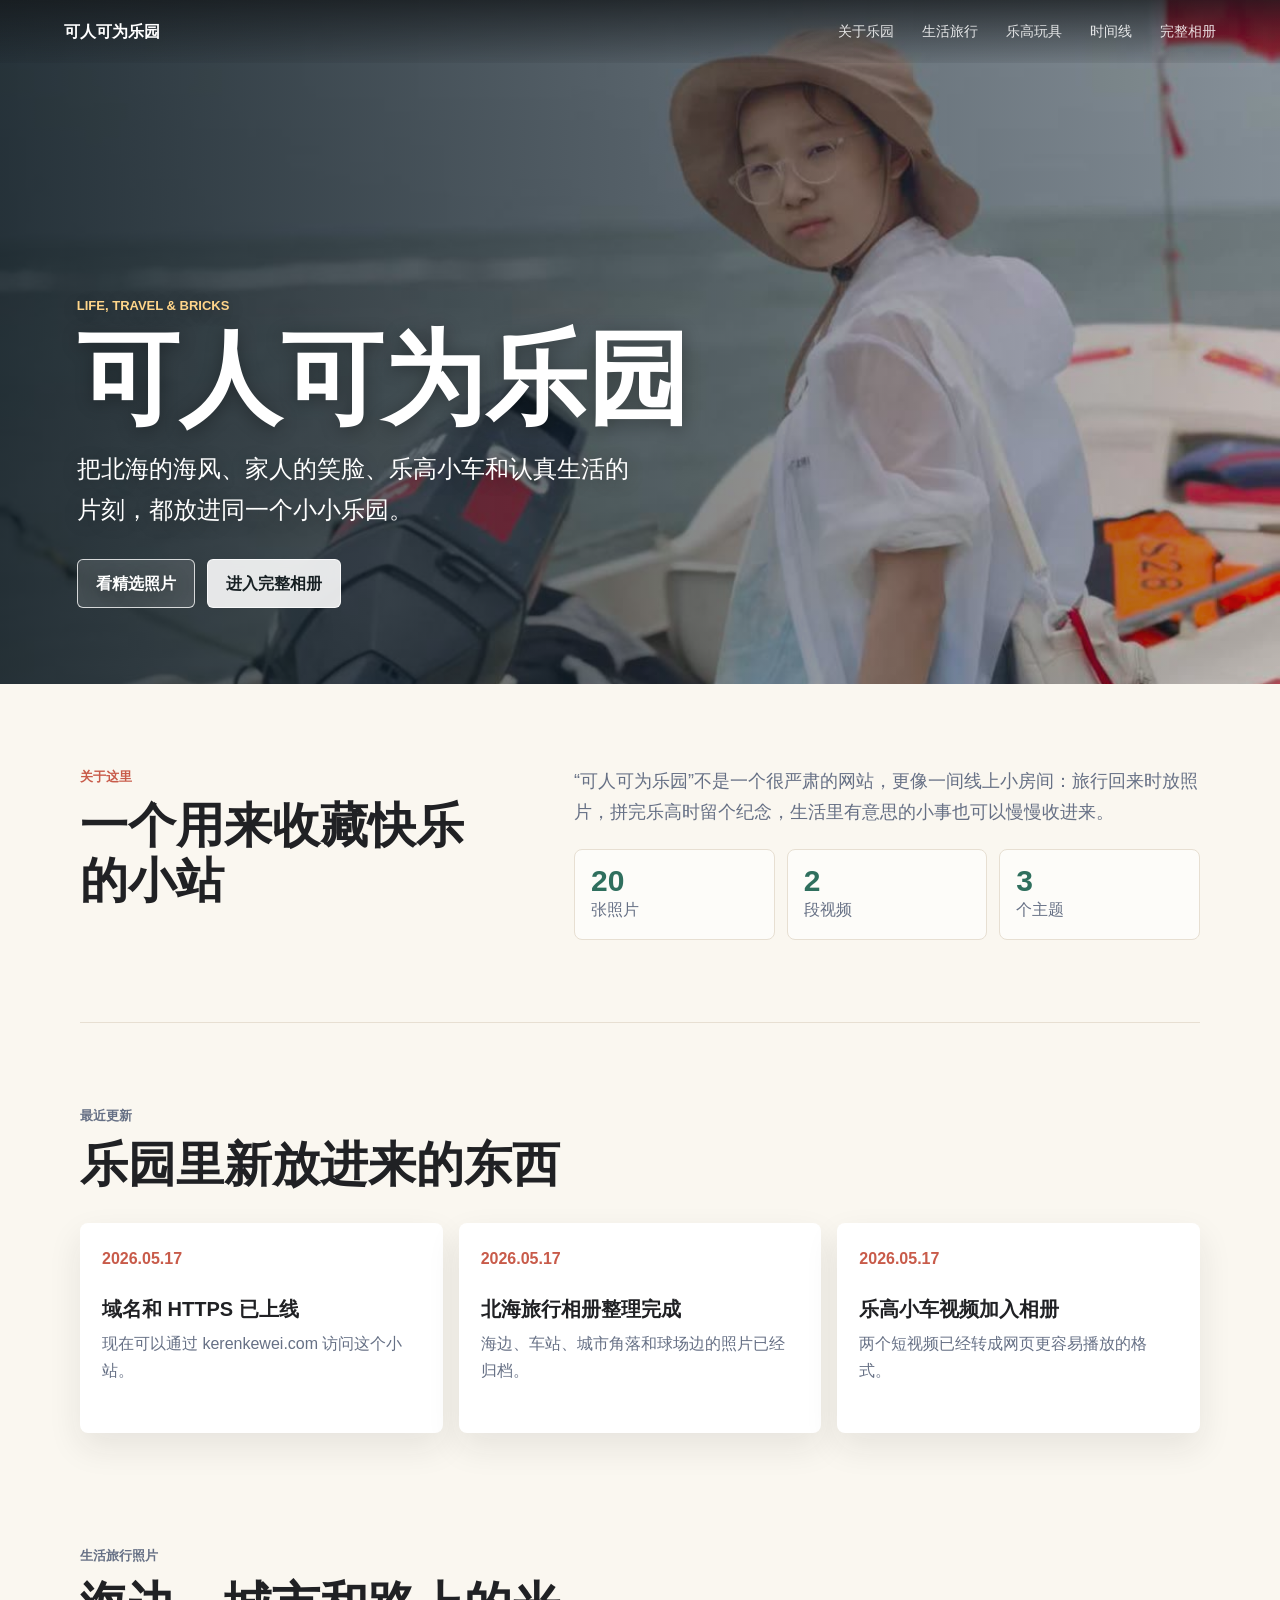
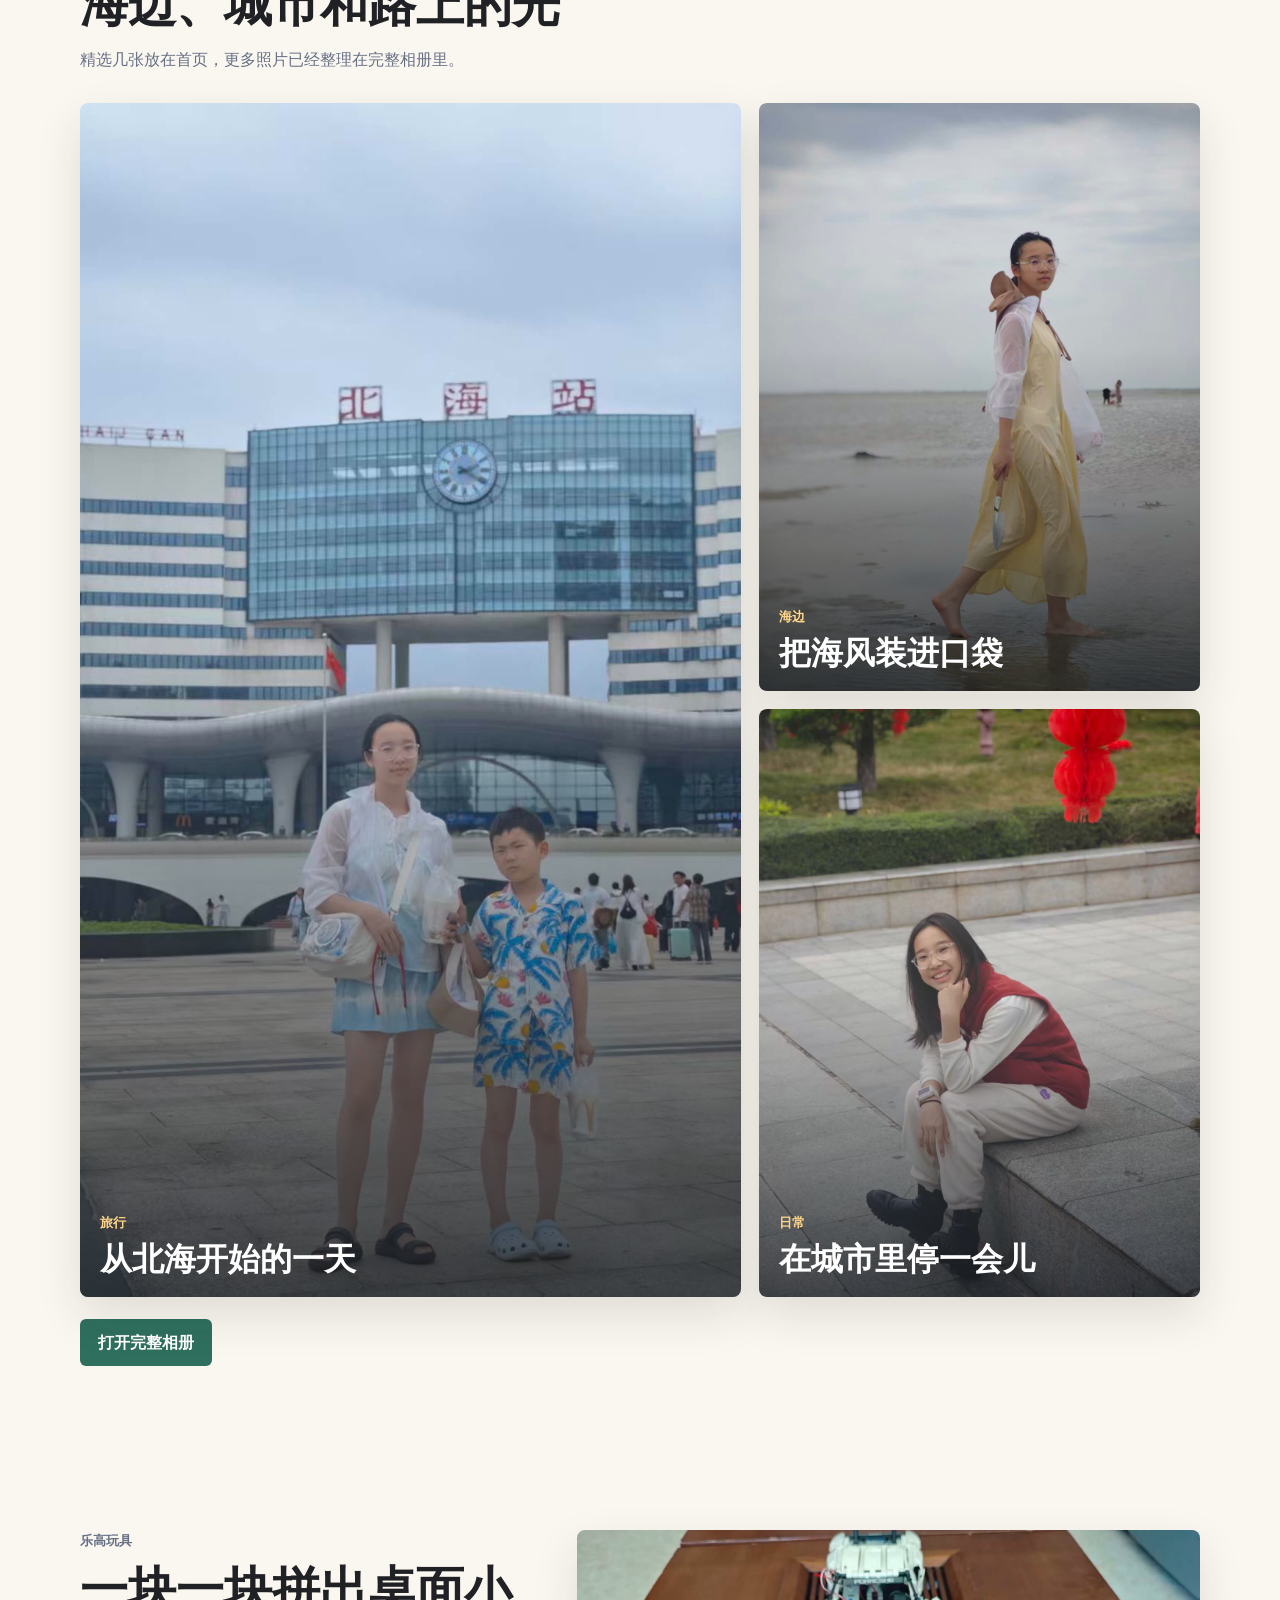
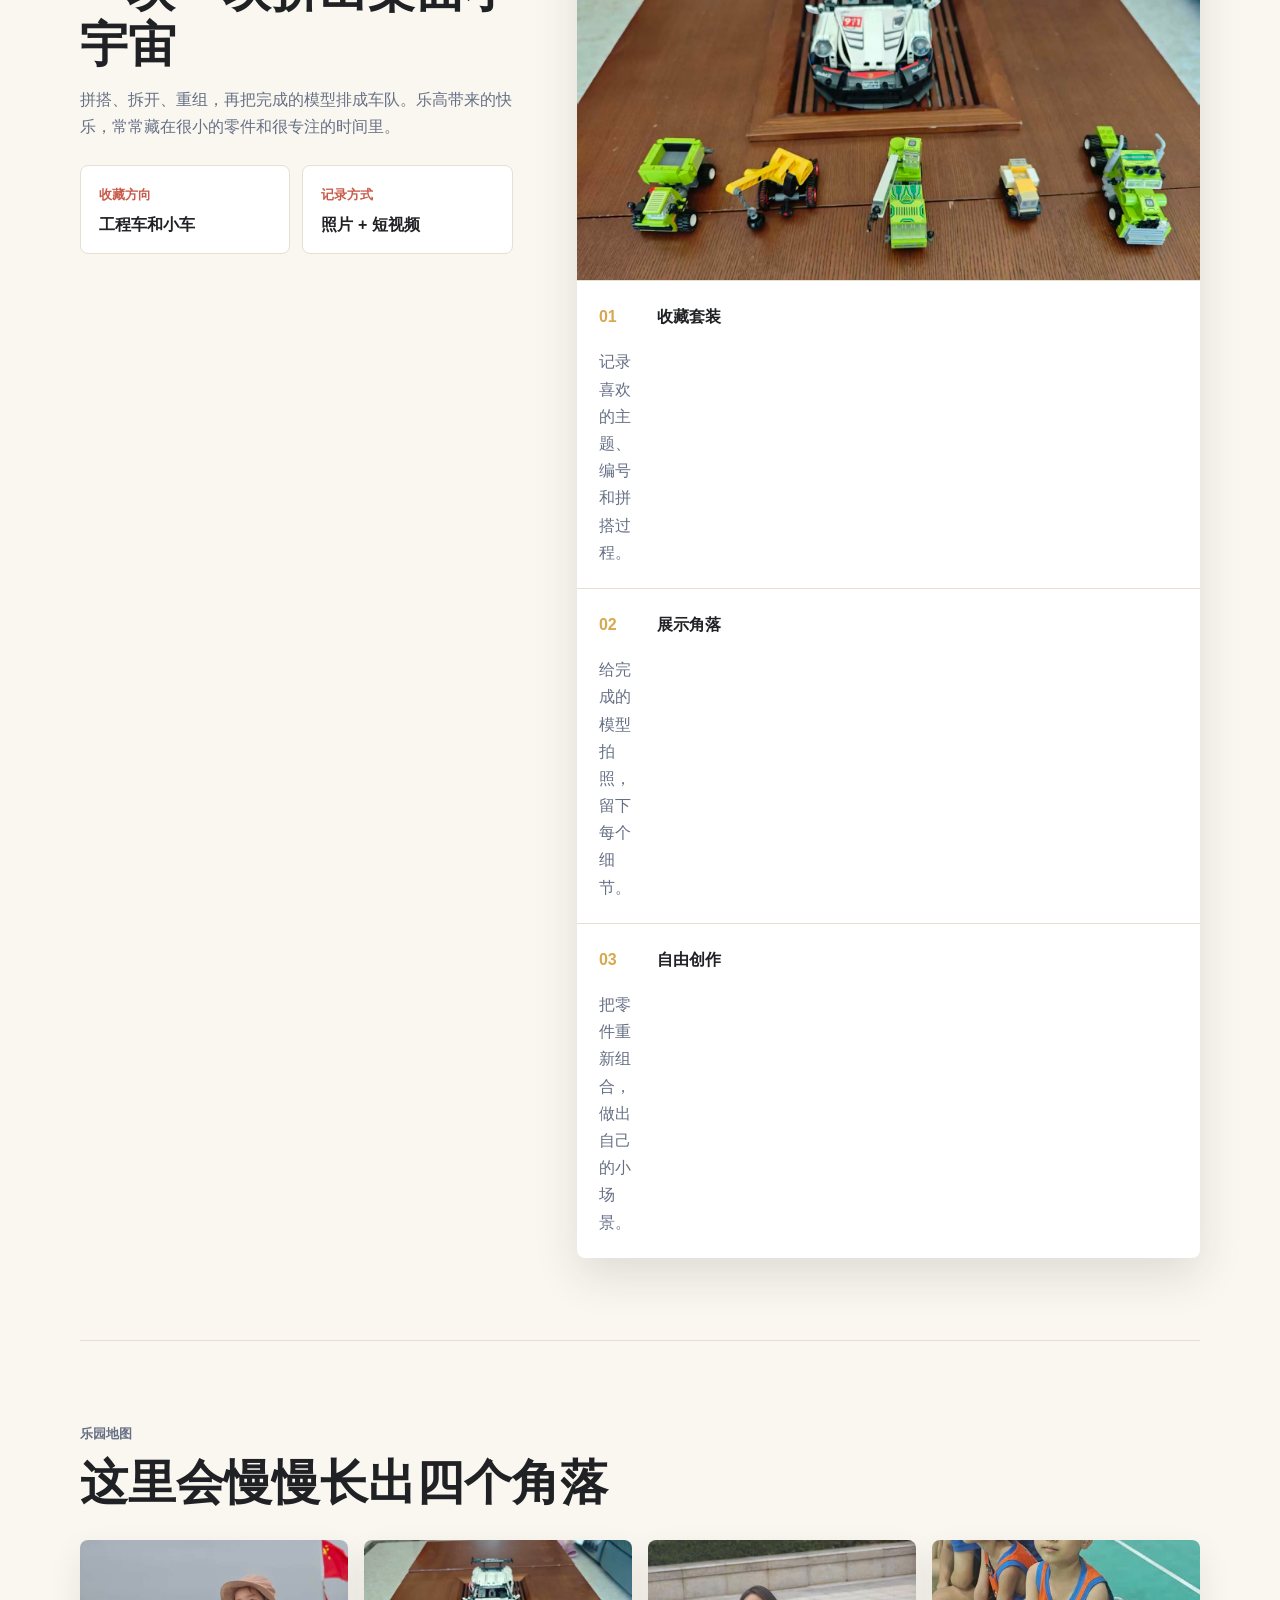
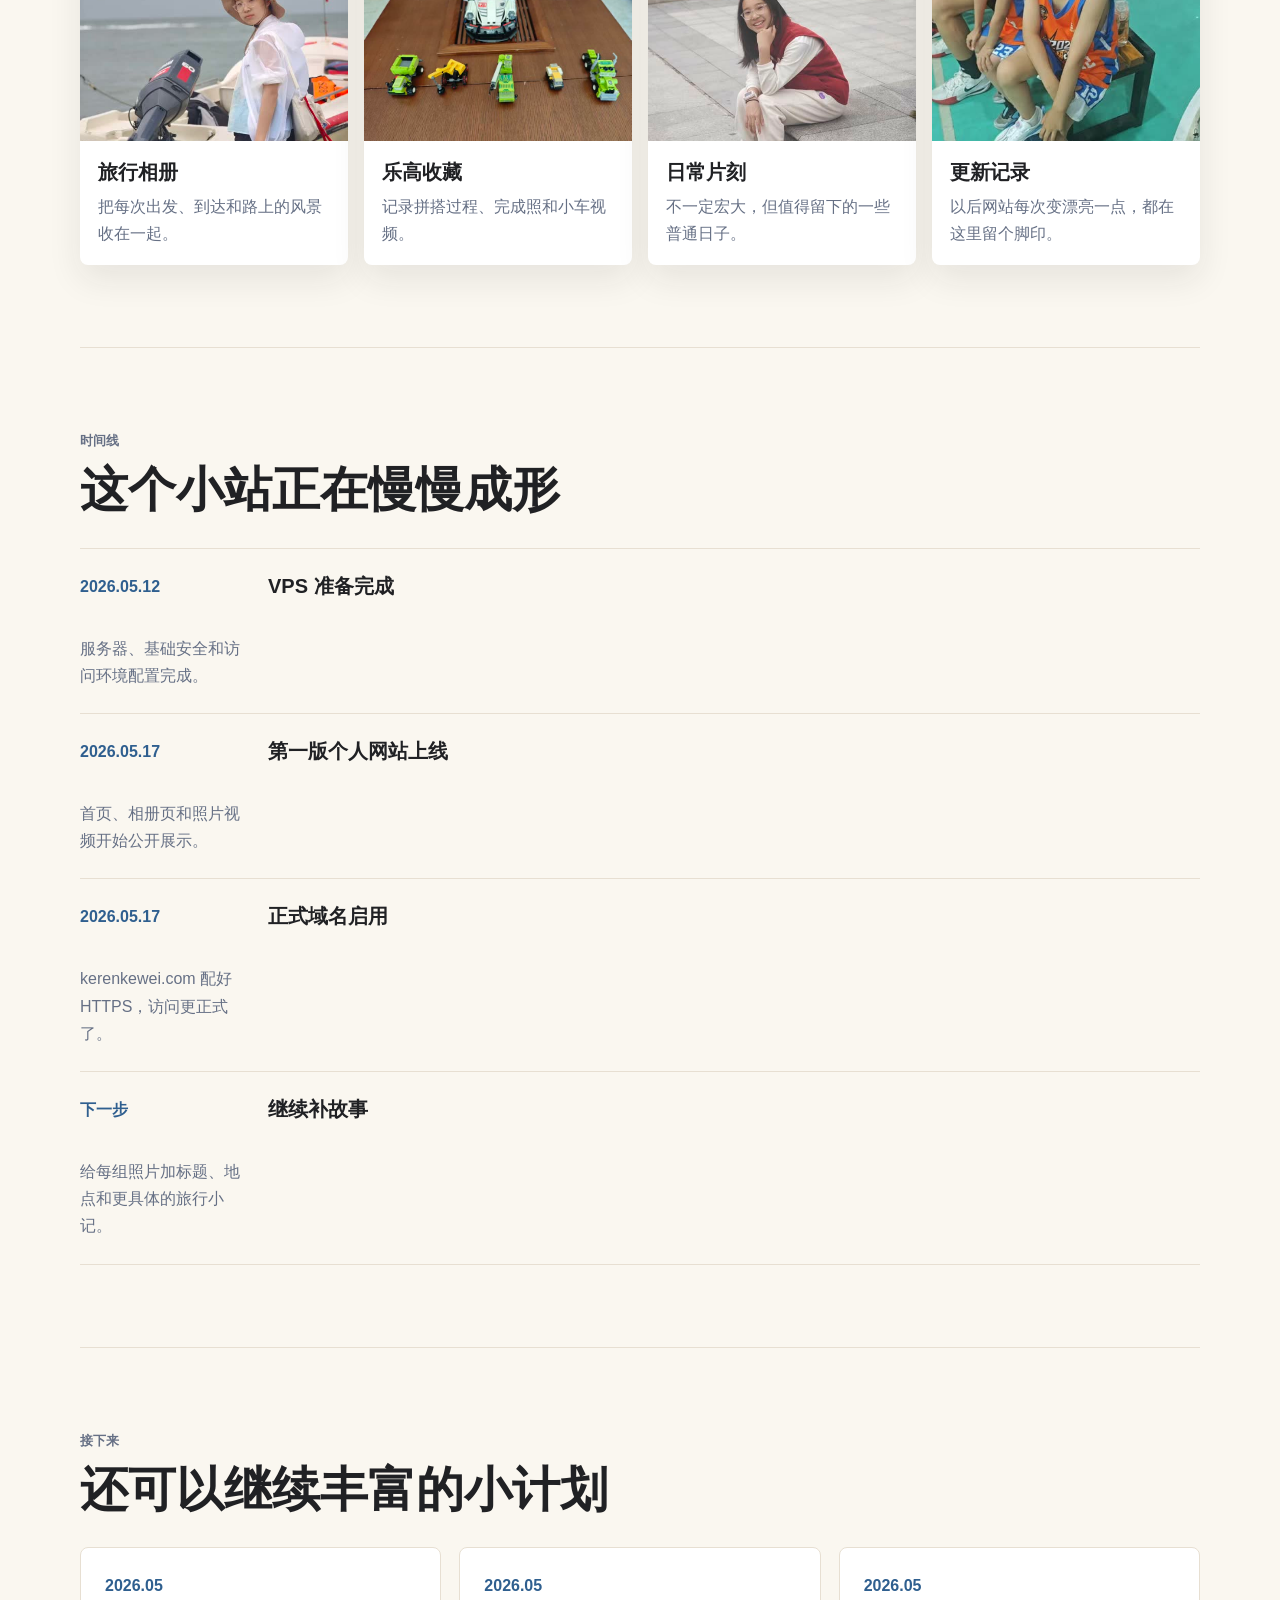
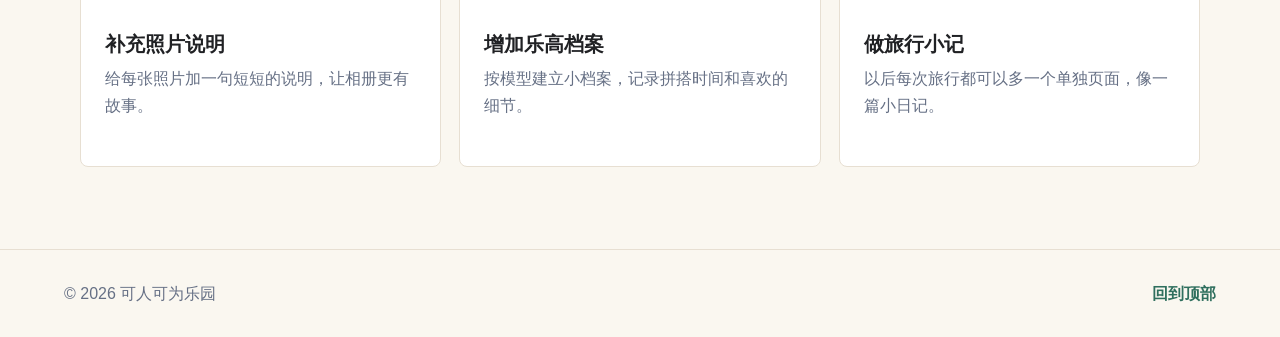
<file: index.html>
<!doctype html>
<html lang="zh-CN">
  <head>
    <meta charset="utf-8">
    <meta name="viewport" content="width=device-width, initial-scale=1">
    <meta name="description" content="可人可为乐园，记录生活旅行照片、乐高玩具和日常兴趣的小站。">
    <title>可人可为乐园</title>
    <link rel="stylesheet" href="./styles.css">
  </head>
  <body>
    <header class="site-header" aria-label="主导航">
      <a class="brand" href="#top">可人可为乐园</a>
      <nav class="nav-links" aria-label="页面导航">
        <a href="#about">关于乐园</a>
        <a href="#life">生活旅行</a>
        <a href="#lego">乐高玩具</a>
        <a href="#timeline">时间线</a>
        <a href="./gallery.html">完整相册</a>
      </nav>
    </header>

    <main id="top">
      <section class="hero" aria-labelledby="hero-title">
        <div class="hero-copy">
          <p class="eyebrow">Life, Travel & Bricks</p>
          <h1 id="hero-title">可人可为乐园</h1>
          <p class="hero-text">
            把北海的海风、家人的笑脸、乐高小车和认真生活的片刻，都放进同一个小小乐园。
          </p>
          <div class="hero-actions">
            <a class="hero-action" href="#life">看精选照片</a>
            <a class="hero-action secondary" href="./gallery.html">进入完整相册</a>
          </div>
        </div>
      </section>

      <section id="about" class="intro section">
        <div>
          <p class="section-kicker">关于这里</p>
          <h2>一个用来收藏快乐的小站</h2>
        </div>
        <div class="intro-copy">
          <p>
            “可人可为乐园”不是一个很严肃的网站，更像一间线上小房间：旅行回来时放照片，拼完乐高时留个纪念，生活里有意思的小事也可以慢慢收进来。
          </p>
          <div class="site-stats" aria-label="网站内容概览">
            <span><strong>20</strong> 张照片</span>
            <span><strong>2</strong> 段视频</span>
            <span><strong>3</strong> 个主题</span>
          </div>
        </div>
      </section>

      <section class="section updates-section" aria-labelledby="updates-title">
        <div class="section-heading">
          <p class="section-kicker">最近更新</p>
          <h2 id="updates-title">乐园里新放进来的东西</h2>
        </div>
        <div class="updates-list">
          <article>
            <time datetime="2026-05-17">2026.05.17</time>
            <h3>域名和 HTTPS 已上线</h3>
            <p>现在可以通过 kerenkewei.com 访问这个小站。</p>
          </article>
          <article>
            <time datetime="2026-05-17">2026.05.17</time>
            <h3>北海旅行相册整理完成</h3>
            <p>海边、车站、城市角落和球场边的照片已经归档。</p>
          </article>
          <article>
            <time datetime="2026-05-17">2026.05.17</time>
            <h3>乐高小车视频加入相册</h3>
            <p>两个短视频已经转成网页更容易播放的格式。</p>
          </article>
        </div>
      </section>

      <section id="life" class="section">
        <div class="section-heading">
          <p class="section-kicker">生活旅行照片</p>
          <h2>海边、城市和路上的光</h2>
          <p>
            精选几张放在首页，更多照片已经整理在完整相册里。
          </p>
        </div>
        <div class="photo-grid">
          <article class="photo-card large">
            <img src="./media/photos/travel-01.jpg" alt="北海站前的旅行合影">
            <div class="photo-caption">
              <span>旅行</span>
              <strong>从北海开始的一天</strong>
            </div>
          </article>
          <article class="photo-card">
            <img src="./media/photos/travel-09.jpg" alt="海边散步的旅行照片">
            <div class="photo-caption">
              <span>海边</span>
              <strong>把海风装进口袋</strong>
            </div>
          </article>
          <article class="photo-card">
            <img src="./media/photos/travel-15.jpg" alt="城市台阶上的生活照片">
            <div class="photo-caption">
              <span>日常</span>
              <strong>在城市里停一会儿</strong>
            </div>
          </article>
        </div>
        <a class="section-action" href="./gallery.html">打开完整相册</a>
      </section>

      <section id="lego" class="section split-section">
        <div class="section-heading">
          <p class="section-kicker">乐高玩具</p>
          <h2>一块一块拼出桌面小宇宙</h2>
          <p>
            拼搭、拆开、重组，再把完成的模型排成车队。乐高带来的快乐，常常藏在很小的零件和很专注的时间里。
          </p>
          <div class="collect-cards">
            <article>
              <span>收藏方向</span>
              <strong>工程车和小车</strong>
            </article>
            <article>
              <span>记录方式</span>
              <strong>照片 + 短视频</strong>
            </article>
          </div>
        </div>
        <div class="lego-panel">
          <img src="./media/photos/lego-03.jpg" alt="桌面上的乐高车辆模型">
          <ul class="interest-list">
            <li>
              <span>01</span>
              <strong>收藏套装</strong>
              <p>记录喜欢的主题、编号和拼搭过程。</p>
            </li>
            <li>
              <span>02</span>
              <strong>展示角落</strong>
              <p>给完成的模型拍照，留下每个细节。</p>
            </li>
            <li>
              <span>03</span>
              <strong>自由创作</strong>
              <p>把零件重新组合，做出自己的小场景。</p>
            </li>
          </ul>
        </div>
      </section>

      <section class="section park-map" aria-labelledby="map-title">
        <div class="section-heading">
          <p class="section-kicker">乐园地图</p>
          <h2 id="map-title">这里会慢慢长出四个角落</h2>
        </div>
        <div class="map-grid">
          <article>
            <img src="./media/thumbs/travel-02.jpg" alt="海边船只和旗帜旁的旅行照片">
            <div>
              <h3>旅行相册</h3>
              <p>把每次出发、到达和路上的风景收在一起。</p>
            </div>
          </article>
          <article>
            <img src="./media/thumbs/lego-03.jpg" alt="桌面上的乐高车辆模型">
            <div>
              <h3>乐高收藏</h3>
              <p>记录拼搭过程、完成照和小车视频。</p>
            </div>
          </article>
          <article>
            <img src="./media/thumbs/travel-15.jpg" alt="城市台阶上的生活照片">
            <div>
              <h3>日常片刻</h3>
              <p>不一定宏大，但值得留下的一些普通日子。</p>
            </div>
          </article>
          <article>
            <img src="./media/thumbs/travel-13.jpg" alt="北海字样前的照片">
            <div>
              <h3>更新记录</h3>
              <p>以后网站每次变漂亮一点，都在这里留个脚印。</p>
            </div>
          </article>
        </div>
      </section>

      <section id="timeline" class="section timeline-section">
        <div class="section-heading">
          <p class="section-kicker">时间线</p>
          <h2>这个小站正在慢慢成形</h2>
        </div>
        <ol class="timeline">
          <li>
            <time datetime="2026-05-12">2026.05.12</time>
            <h3>VPS 准备完成</h3>
            <p>服务器、基础安全和访问环境配置完成。</p>
          </li>
          <li>
            <time datetime="2026-05-17">2026.05.17</time>
            <h3>第一版个人网站上线</h3>
            <p>首页、相册页和照片视频开始公开展示。</p>
          </li>
          <li>
            <time datetime="2026-05-17">2026.05.17</time>
            <h3>正式域名启用</h3>
            <p>kerenkewei.com 配好 HTTPS，访问更正式了。</p>
          </li>
          <li>
            <time datetime="2026-05">下一步</time>
            <h3>继续补故事</h3>
            <p>给每组照片加标题、地点和更具体的旅行小记。</p>
          </li>
        </ol>
      </section>

      <section id="notes" class="section notes">
        <div class="section-heading">
          <p class="section-kicker">接下来</p>
          <h2>还可以继续丰富的小计划</h2>
        </div>
        <div class="note-grid">
          <article>
            <time datetime="2026-05">2026.05</time>
            <h3>补充照片说明</h3>
            <p>给每张照片加一句短短的说明，让相册更有故事。</p>
          </article>
          <article>
            <time datetime="2026-05">2026.05</time>
            <h3>增加乐高档案</h3>
            <p>按模型建立小档案，记录拼搭时间和喜欢的细节。</p>
          </article>
          <article>
            <time datetime="2026-05">2026.05</time>
            <h3>做旅行小记</h3>
            <p>以后每次旅行都可以多一个单独页面，像一篇小日记。</p>
          </article>
        </div>
      </section>
    </main>

    <footer class="site-footer">
      <p>© 2026 可人可为乐园</p>
      <a href="#top">回到顶部</a>
    </footer>
  </body>
</html>
</file>
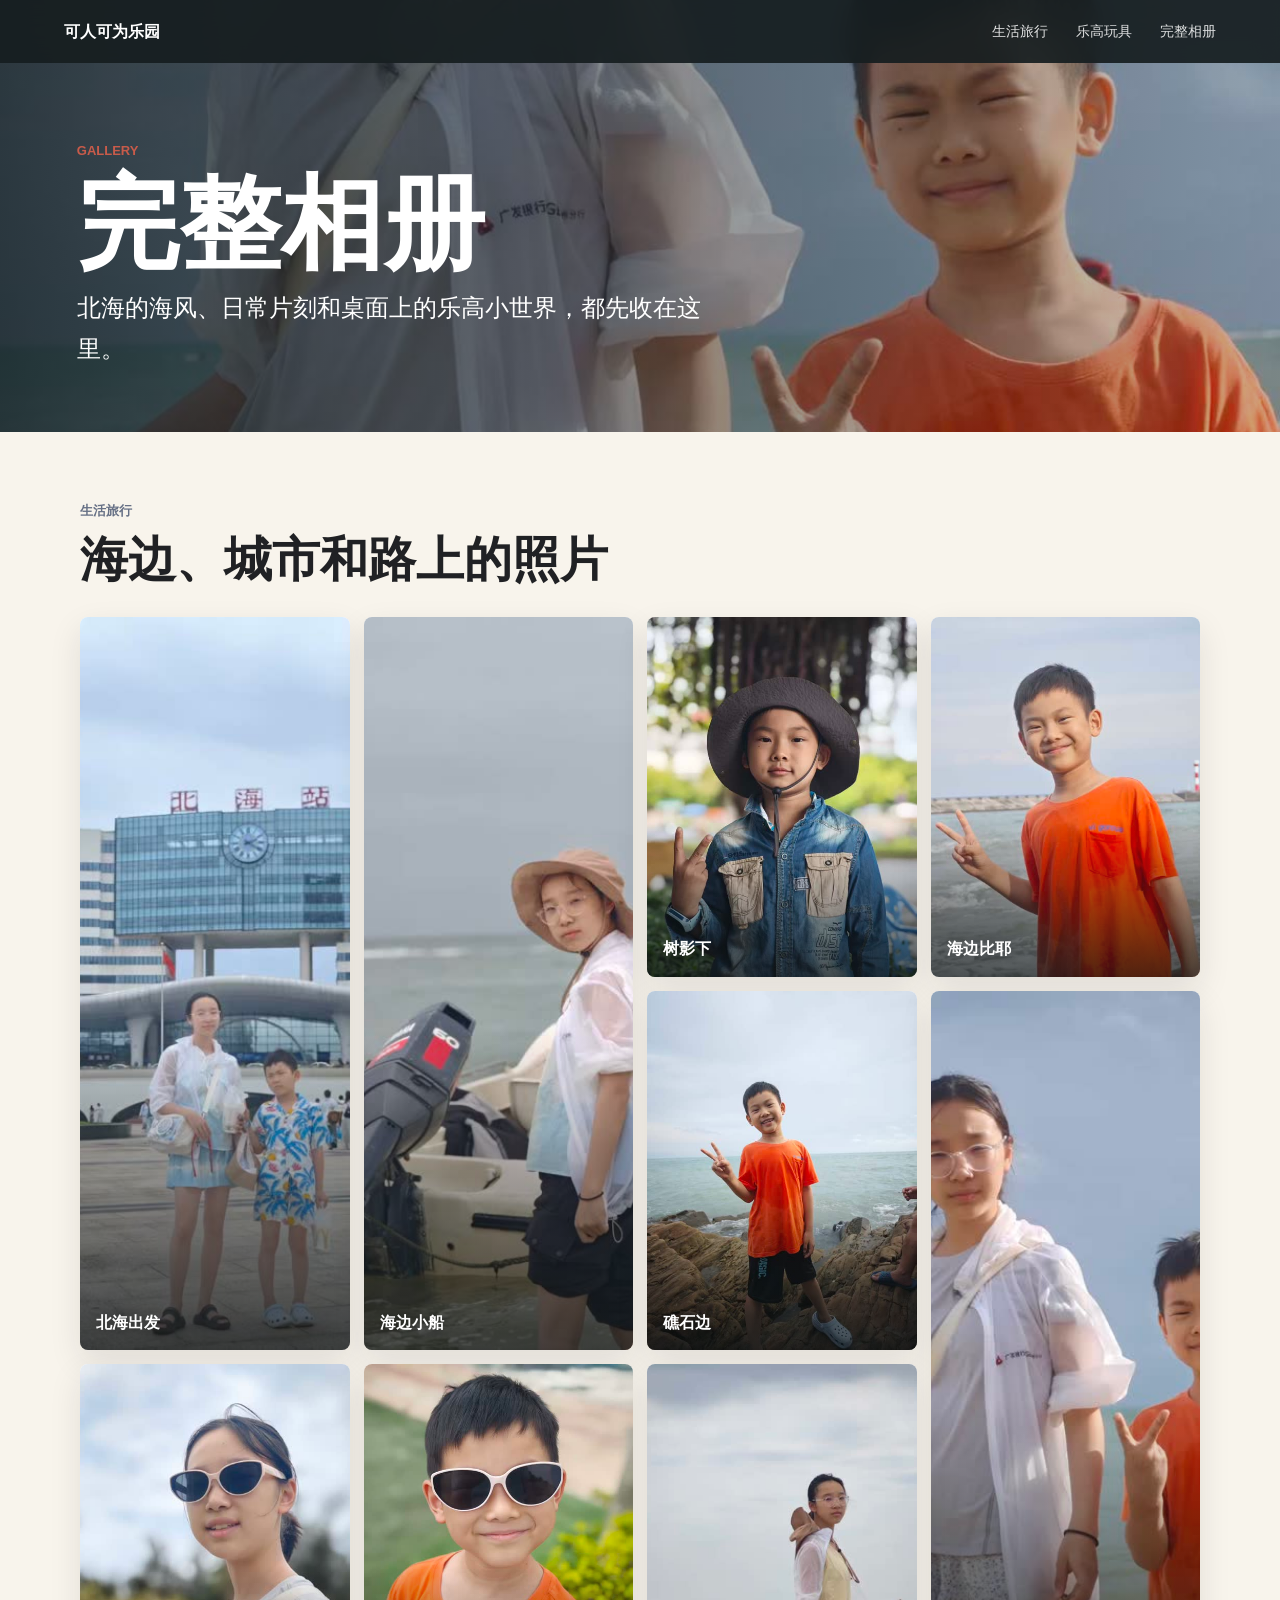
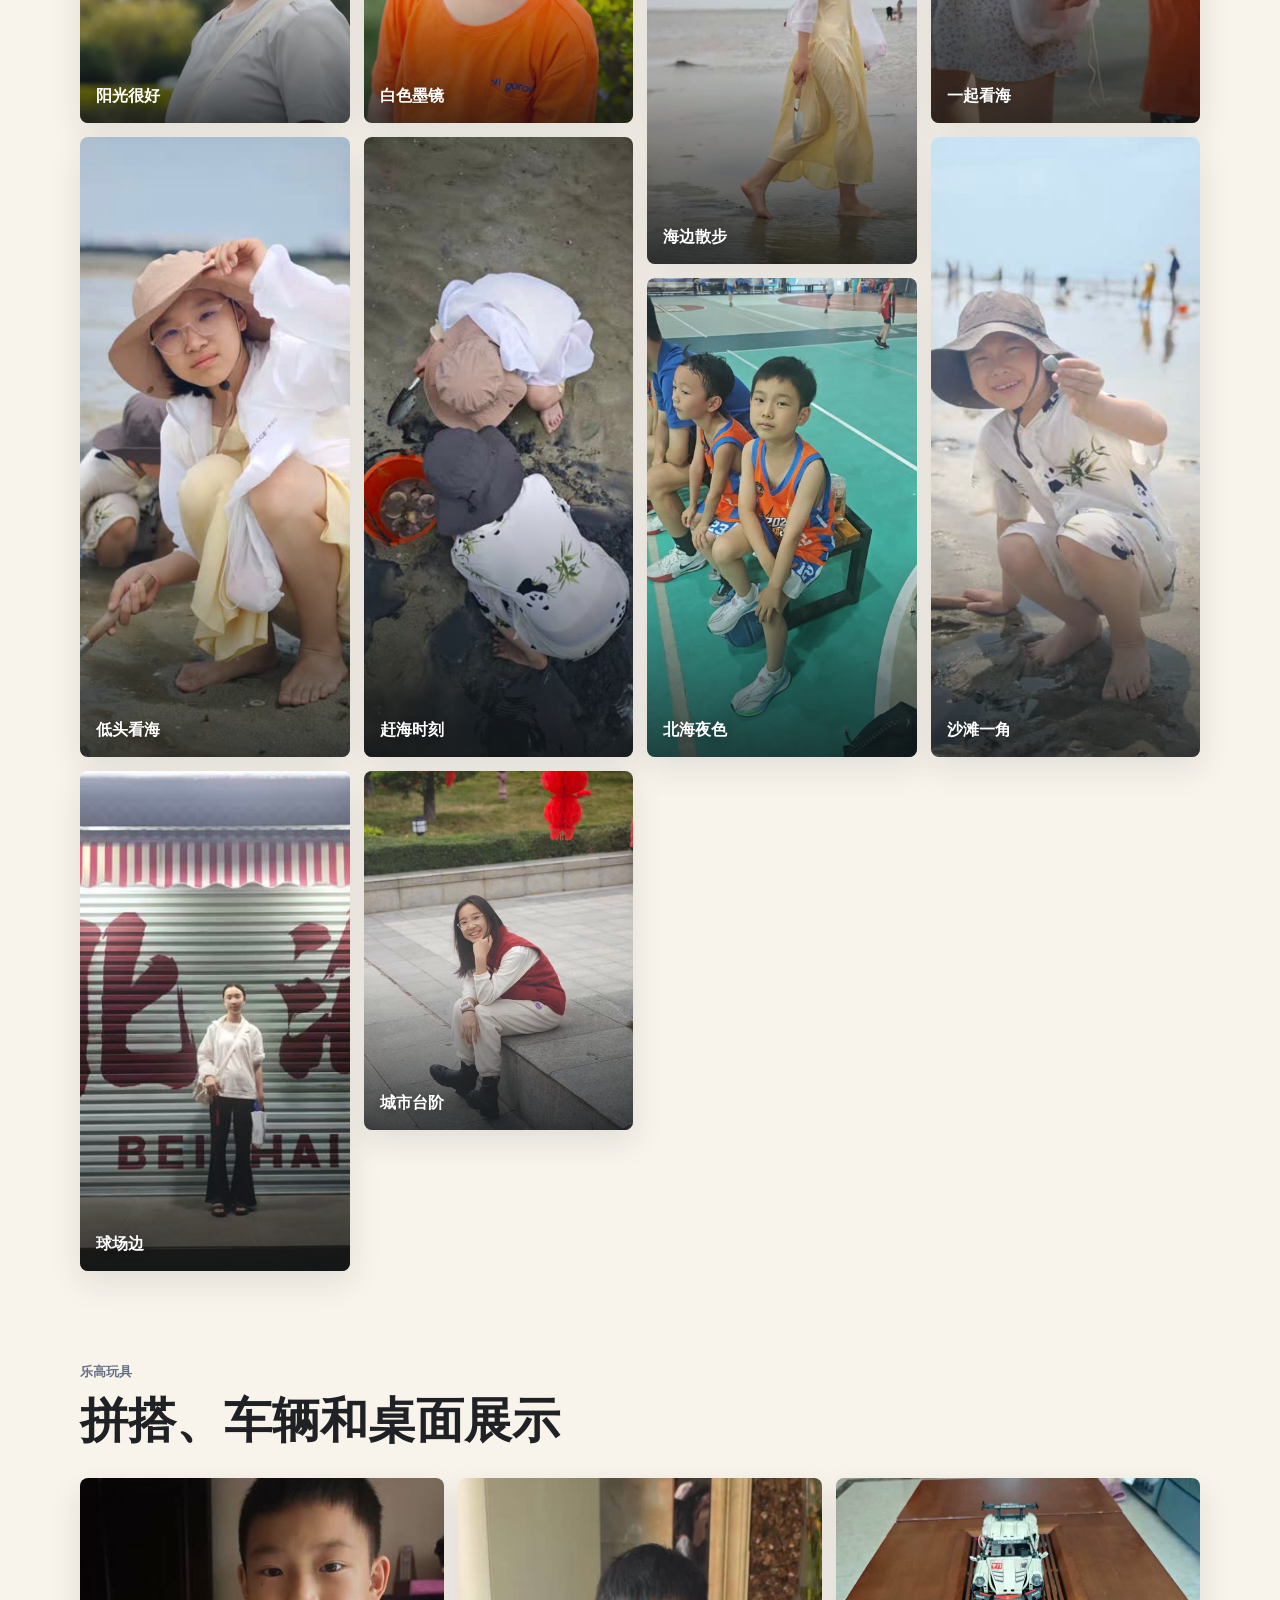
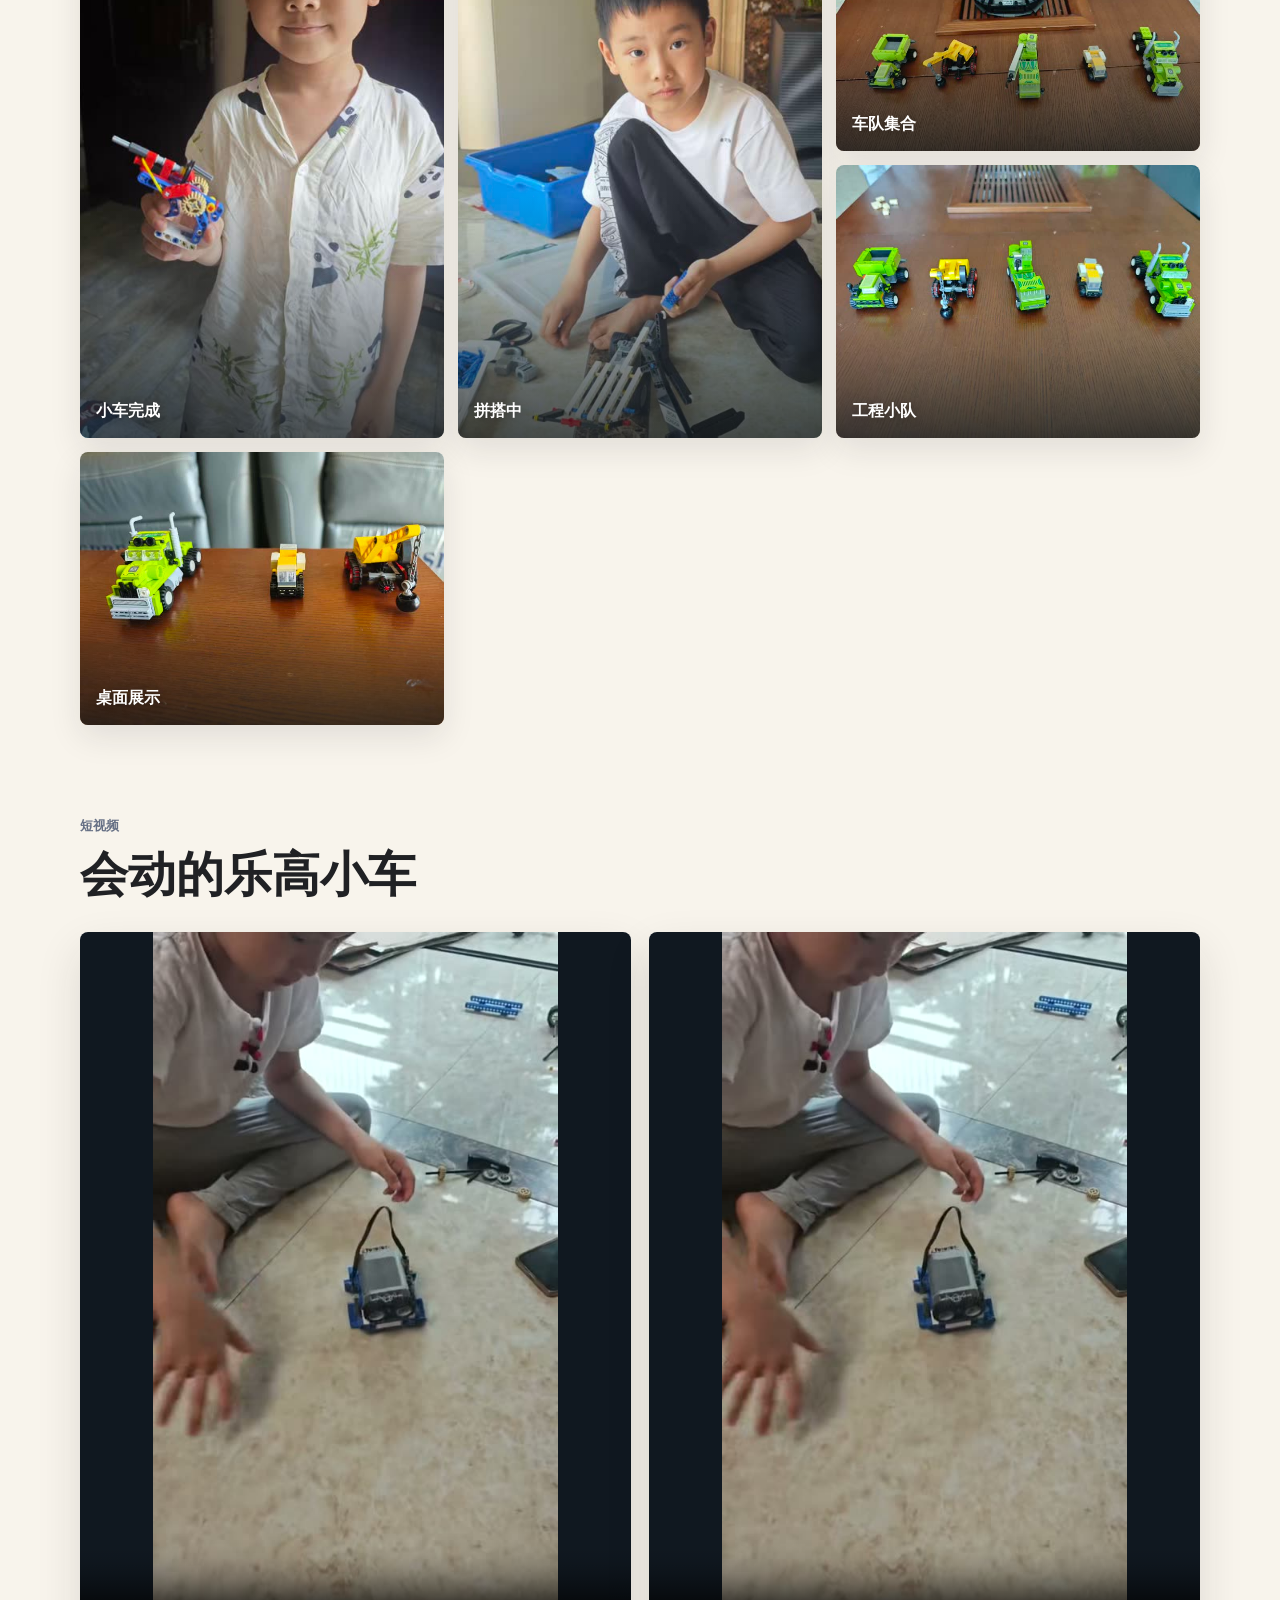
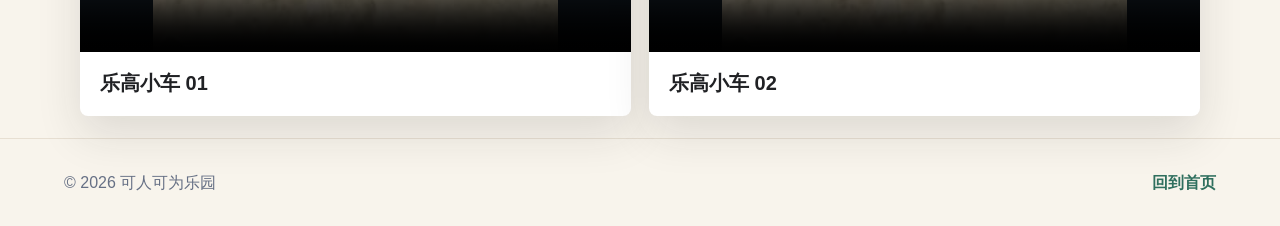
<file: gallery.html>
<!doctype html>
<html lang="zh-CN">
  <head>
    <meta charset="utf-8">
    <meta name="viewport" content="width=device-width, initial-scale=1">
    <meta name="description" content="可人可为乐园完整相册，收录生活旅行照片和乐高玩具视频。">
    <title>完整相册 | 可人可为乐园</title>
    <link rel="stylesheet" href="./styles.css">
  </head>
  <body class="gallery-page">
    <header class="site-header solid" aria-label="主导航">
      <a class="brand" href="./index.html">可人可为乐园</a>
      <nav class="nav-links" aria-label="页面导航">
        <a href="./index.html#life">生活旅行</a>
        <a href="./index.html#lego">乐高玩具</a>
        <a href="./gallery.html">完整相册</a>
      </nav>
    </header>

    <main>
      <section class="gallery-hero">
        <p class="eyebrow">Gallery</p>
        <h1>完整相册</h1>
        <p>北海的海风、日常片刻和桌面上的乐高小世界，都先收在这里。</p>
      </section>

      <section class="section gallery-section" aria-labelledby="travel-gallery">
        <div class="section-heading">
          <p class="section-kicker">生活旅行</p>
          <h2 id="travel-gallery">海边、城市和路上的照片</h2>
        </div>
        <div class="gallery-grid">
          <a class="gallery-item tall" href="./media/photos/travel-01.jpg">
            <img src="./media/thumbs/travel-01.jpg" alt="北海站前的旅行合影" loading="lazy">
            <span>北海出发</span>
          </a>
          <a class="gallery-item tall" href="./media/photos/travel-02.jpg">
            <img src="./media/thumbs/travel-02.jpg" alt="海边船只和旗帜旁的旅行照片" loading="lazy">
            <span>海边小船</span>
          </a>
          <a class="gallery-item" href="./media/photos/travel-03.jpg">
            <img src="./media/thumbs/travel-03.jpg" alt="戴帽子的生活照片" loading="lazy">
            <span>树影下</span>
          </a>
          <a class="gallery-item" href="./media/photos/travel-04.jpg">
            <img src="./media/thumbs/travel-04.jpg" alt="海边橙色上衣的照片" loading="lazy">
            <span>海边比耶</span>
          </a>
          <a class="gallery-item" href="./media/photos/travel-05.jpg">
            <img src="./media/thumbs/travel-05.jpg" alt="礁石边的旅行照片" loading="lazy">
            <span>礁石边</span>
          </a>
          <a class="gallery-item tall" href="./media/photos/travel-06.jpg">
            <img src="./media/thumbs/travel-06.jpg" alt="海边亲子合影" loading="lazy">
            <span>一起看海</span>
          </a>
          <a class="gallery-item" href="./media/photos/travel-07.jpg">
            <img src="./media/thumbs/travel-07.jpg" alt="戴太阳镜的旅行照片" loading="lazy">
            <span>阳光很好</span>
          </a>
          <a class="gallery-item" href="./media/photos/travel-08.jpg">
            <img src="./media/thumbs/travel-08.jpg" alt="戴白色太阳镜的照片" loading="lazy">
            <span>白色墨镜</span>
          </a>
          <a class="gallery-item tall" href="./media/photos/travel-09.jpg">
            <img src="./media/thumbs/travel-09.jpg" alt="海边散步的旅行照片" loading="lazy">
            <span>海边散步</span>
          </a>
          <a class="gallery-item tall" href="./media/photos/travel-10.jpg">
            <img src="./media/thumbs/travel-10.jpg" alt="海滩边蹲下观察的照片" loading="lazy">
            <span>低头看海</span>
          </a>
          <a class="gallery-item tall" href="./media/photos/travel-11.jpg">
            <img src="./media/thumbs/travel-11.jpg" alt="从上方拍摄的赶海照片" loading="lazy">
            <span>赶海时刻</span>
          </a>
          <a class="gallery-item tall" href="./media/photos/travel-12.jpg">
            <img src="./media/thumbs/travel-12.jpg" alt="海滩上蹲下微笑的照片" loading="lazy">
            <span>沙滩一角</span>
          </a>
          <a class="gallery-item" href="./media/photos/travel-13.jpg">
            <img src="./media/thumbs/travel-13.jpg" alt="北海字样前的照片" loading="lazy">
            <span>北海夜色</span>
          </a>
          <a class="gallery-item tall" href="./media/photos/travel-14.jpg">
            <img src="./media/thumbs/travel-14.jpg" alt="球场边的生活照片" loading="lazy">
            <span>球场边</span>
          </a>
          <a class="gallery-item" href="./media/photos/travel-15.jpg">
            <img src="./media/thumbs/travel-15.jpg" alt="城市台阶上的生活照片" loading="lazy">
            <span>城市台阶</span>
          </a>
        </div>
      </section>

      <section class="section gallery-section" aria-labelledby="lego-gallery">
        <div class="section-heading">
          <p class="section-kicker">乐高玩具</p>
          <h2 id="lego-gallery">拼搭、车辆和桌面展示</h2>
        </div>
        <div class="gallery-grid compact">
          <a class="gallery-item tall" href="./media/photos/lego-01.jpg">
            <img src="./media/thumbs/lego-01.jpg" alt="拿着乐高小车的照片" loading="lazy">
            <span>小车完成</span>
          </a>
          <a class="gallery-item tall" href="./media/photos/lego-02.jpg">
            <img src="./media/thumbs/lego-02.jpg" alt="拼搭乐高模型的照片" loading="lazy">
            <span>拼搭中</span>
          </a>
          <a class="gallery-item" href="./media/photos/lego-03.jpg">
            <img src="./media/thumbs/lego-03.jpg" alt="桌面上的乐高车辆模型" loading="lazy">
            <span>车队集合</span>
          </a>
          <a class="gallery-item" href="./media/photos/lego-04.jpg">
            <img src="./media/thumbs/lego-04.jpg" alt="几辆乐高工程车模型" loading="lazy">
            <span>工程小队</span>
          </a>
          <a class="gallery-item" href="./media/photos/lego-05.jpg">
            <img src="./media/thumbs/lego-05.jpg" alt="桌面上的乐高车辆细节" loading="lazy">
            <span>桌面展示</span>
          </a>
        </div>
      </section>

      <section class="section gallery-section" aria-labelledby="video-gallery">
        <div class="section-heading">
          <p class="section-kicker">短视频</p>
          <h2 id="video-gallery">会动的乐高小车</h2>
        </div>
        <div class="video-grid">
          <article class="video-card">
            <video controls preload="metadata" poster="./media/video-posters/lego-video-01.jpg">
              <source src="./media/videos/lego-video-01.mp4" type="video/mp4">
            </video>
            <h3>乐高小车 01</h3>
          </article>
          <article class="video-card">
            <video controls preload="metadata" poster="./media/video-posters/lego-video-02.jpg">
              <source src="./media/videos/lego-video-02.mp4" type="video/mp4">
            </video>
            <h3>乐高小车 02</h3>
          </article>
        </div>
      </section>
    </main>

    <footer class="site-footer">
      <p>© 2026 可人可为乐园</p>
      <a href="./index.html">回到首页</a>
    </footer>
  </body>
</html>
</file>
<file: styles.css>
:root {
  color-scheme: light;
  --ink: #202124;
  --muted: #667085;
  --paper: #faf7f0;
  --surface: #ffffff;
  --line: #e7dfd2;
  --green: #2f6f5e;
  --coral: #c85b4a;
  --blue: #2f5f8f;
  --gold: #d7a84f;
  --shadow: 0 18px 45px rgba(32, 33, 36, 0.12);
}

* {
  box-sizing: border-box;
}

html {
  scroll-behavior: smooth;
}

body {
  margin: 0;
  background: var(--paper);
  color: var(--ink);
  font-family: -apple-system, BlinkMacSystemFont, "Segoe UI", "PingFang SC",
    "Hiragino Sans GB", "Microsoft YaHei", sans-serif;
  line-height: 1.7;
}

img {
  display: block;
  width: 100%;
}

a {
  color: inherit;
  text-decoration: none;
}

.site-header {
  position: fixed;
  z-index: 10;
  top: 0;
  left: 0;
  right: 0;
  display: flex;
  align-items: center;
  justify-content: space-between;
  gap: 24px;
  padding: 18px clamp(20px, 5vw, 72px);
  color: #fff;
  background: linear-gradient(
    to bottom,
    rgba(20, 24, 27, 0.76),
    rgba(20, 24, 27, 0.08)
  );
}

.site-header.solid {
  background: rgba(22, 30, 32, 0.92);
  backdrop-filter: blur(12px);
}

.brand {
  font-weight: 800;
  letter-spacing: 0;
}

.nav-links {
  display: flex;
  align-items: center;
  gap: clamp(12px, 3vw, 28px);
  font-size: 14px;
}

.nav-links a {
  opacity: 0.86;
}

.nav-links a:hover {
  opacity: 1;
}

.hero {
  min-height: 76vh;
  display: grid;
  align-items: end;
  padding: 120px clamp(20px, 6vw, 88px) 76px;
  color: #fff;
  background:
    linear-gradient(90deg, rgba(11, 24, 31, 0.82), rgba(11, 24, 31, 0.22)),
    url("./media/photos/travel-02.jpg") center / cover;
}

.hero-copy {
  max-width: 720px;
  text-shadow: 0 3px 18px rgba(0, 0, 0, 0.32);
}

.eyebrow,
.section-kicker {
  margin: 0 0 10px;
  color: var(--coral);
  font-size: 13px;
  font-weight: 800;
  letter-spacing: 0;
  text-transform: uppercase;
}

.hero .eyebrow {
  color: #ffd58a;
}

h1,
h2,
h3,
p {
  margin-top: 0;
}

h1 {
  max-width: 9em;
  margin-bottom: 18px;
  font-size: clamp(48px, 8vw, 104px);
  line-height: 1.02;
  letter-spacing: 0;
}

h2 {
  margin-bottom: 14px;
  font-size: clamp(28px, 4vw, 48px);
  line-height: 1.15;
  letter-spacing: 0;
}

h3 {
  margin-bottom: 8px;
  font-size: 20px;
  line-height: 1.3;
  letter-spacing: 0;
}

.hero-text {
  max-width: 560px;
  margin-bottom: 28px;
  font-size: clamp(18px, 2.3vw, 24px);
}

.hero-actions {
  display: flex;
  flex-wrap: wrap;
  gap: 12px;
}

.hero-action {
  display: inline-flex;
  align-items: center;
  min-height: 44px;
  padding: 10px 18px;
  border: 1px solid rgba(255, 255, 255, 0.78);
  border-radius: 6px;
  background: rgba(255, 255, 255, 0.12);
  color: #fff;
  font-weight: 700;
  backdrop-filter: blur(8px);
}

.hero-action.secondary {
  background: rgba(255, 255, 255, 0.88);
  color: #172023;
  text-shadow: none;
}

.section {
  width: min(1120px, calc(100% - 40px));
  margin: 0 auto;
  padding: 82px 0;
}

.intro {
  display: grid;
  grid-template-columns: 0.8fr 1.2fr;
  gap: clamp(28px, 6vw, 80px);
  border-bottom: 1px solid var(--line);
}

.intro p:last-child {
  max-width: 720px;
  margin: 0;
  color: var(--muted);
  font-size: 18px;
}

.intro-copy {
  max-width: 760px;
}

.intro-copy p {
  margin-bottom: 22px;
  color: var(--muted);
  font-size: 18px;
}

.site-stats {
  display: grid;
  grid-template-columns: repeat(3, minmax(0, 1fr));
  gap: 12px;
}

.site-stats span {
  padding: 16px;
  border: 1px solid var(--line);
  border-radius: 8px;
  background: rgba(255, 255, 255, 0.62);
  color: var(--muted);
}

.site-stats strong {
  display: block;
  color: var(--green);
  font-size: 30px;
  line-height: 1;
}

.section-heading {
  max-width: 720px;
  margin-bottom: 30px;
}

.section-heading p {
  color: var(--muted);
}

.updates-section {
  padding-bottom: 30px;
}

.updates-list {
  display: grid;
  grid-template-columns: repeat(3, minmax(0, 1fr));
  gap: 16px;
}

.updates-list article {
  min-height: 210px;
  padding: 22px;
  border-radius: 8px;
  background: #fff;
  box-shadow: 0 14px 34px rgba(32, 33, 36, 0.09);
}

.updates-list time {
  display: inline-flex;
  margin-bottom: 24px;
  color: var(--coral);
  font-weight: 900;
}

.updates-list p {
  margin-bottom: 0;
  color: var(--muted);
}

.photo-grid {
  display: grid;
  grid-template-columns: 1.2fr 0.8fr;
  gap: 18px;
}

.photo-card {
  position: relative;
  overflow: hidden;
  min-height: 300px;
  border-radius: 8px;
  background: var(--surface);
  box-shadow: var(--shadow);
}

.photo-card.large {
  grid-row: span 2;
  min-height: 620px;
}

.photo-card img {
  height: 100%;
  object-fit: cover;
}

.photo-card::after {
  content: "";
  position: absolute;
  inset: 0;
  background: linear-gradient(
    to top,
    rgba(17, 23, 29, 0.72),
    rgba(17, 23, 29, 0.06) 58%
  );
}

.photo-caption {
  position: absolute;
  z-index: 1;
  left: 20px;
  right: 20px;
  bottom: 18px;
  color: #fff;
}

.photo-caption span {
  display: block;
  margin-bottom: 6px;
  color: #ffd58a;
  font-size: 13px;
  font-weight: 800;
}

.photo-caption strong {
  font-size: clamp(20px, 3vw, 32px);
  line-height: 1.2;
}

.section-action {
  display: inline-flex;
  align-items: center;
  min-height: 44px;
  margin-top: 22px;
  padding: 10px 18px;
  border-radius: 6px;
  background: var(--green);
  color: #fff;
  font-weight: 800;
}

.split-section {
  display: grid;
  grid-template-columns: 0.82fr 1.18fr;
  gap: clamp(28px, 5vw, 72px);
  align-items: start;
}

.collect-cards {
  display: grid;
  grid-template-columns: repeat(2, minmax(0, 1fr));
  gap: 12px;
  margin-top: 24px;
}

.collect-cards article {
  padding: 18px;
  border-radius: 8px;
  background: #fff;
  border: 1px solid var(--line);
}

.collect-cards span {
  display: block;
  margin-bottom: 8px;
  color: var(--coral);
  font-size: 13px;
  font-weight: 900;
}

.collect-cards strong {
  display: block;
  line-height: 1.35;
}

.lego-panel {
  overflow: hidden;
  border-radius: 8px;
  background: var(--surface);
  box-shadow: var(--shadow);
}

.lego-panel img {
  aspect-ratio: 16 / 9;
  object-fit: cover;
}

.interest-list {
  display: grid;
  gap: 0;
  margin: 0;
  padding: 0;
  list-style: none;
}

.interest-list li {
  display: grid;
  grid-template-columns: 44px 1fr;
  gap: 14px;
  padding: 22px;
  border-top: 1px solid var(--line);
}

.interest-list span {
  color: var(--gold);
  font-weight: 900;
}

.interest-list strong {
  display: block;
  margin-bottom: 4px;
}

.interest-list p {
  margin: 0;
  color: var(--muted);
}

.park-map {
  border-top: 1px solid var(--line);
}

.map-grid {
  display: grid;
  grid-template-columns: repeat(4, minmax(0, 1fr));
  gap: 16px;
}

.map-grid article {
  overflow: hidden;
  border-radius: 8px;
  background: #fff;
  box-shadow: 0 14px 34px rgba(32, 33, 36, 0.09);
}

.map-grid img {
  aspect-ratio: 4 / 3;
  object-fit: cover;
}

.map-grid div {
  padding: 18px;
}

.map-grid p {
  margin-bottom: 0;
  color: var(--muted);
}

.timeline-section {
  border-top: 1px solid var(--line);
}

.timeline {
  display: grid;
  gap: 0;
  margin: 0;
  padding: 0;
  list-style: none;
  border-top: 1px solid var(--line);
}

.timeline li {
  display: grid;
  grid-template-columns: 160px 1fr;
  gap: 28px;
  padding: 24px 0;
  border-bottom: 1px solid var(--line);
}

.timeline time {
  color: var(--blue);
  font-weight: 900;
}

.timeline p {
  margin-bottom: 0;
  color: var(--muted);
}

.notes {
  border-top: 1px solid var(--line);
}

.note-grid {
  display: grid;
  grid-template-columns: repeat(3, 1fr);
  gap: 18px;
}

.note-grid article {
  min-height: 220px;
  padding: 24px;
  border: 1px solid var(--line);
  border-radius: 8px;
  background: var(--surface);
}

.note-grid time {
  display: block;
  margin-bottom: 32px;
  color: var(--blue);
  font-weight: 800;
}

.note-grid p {
  margin-bottom: 0;
  color: var(--muted);
}

.site-footer {
  display: flex;
  justify-content: space-between;
  gap: 20px;
  padding: 30px clamp(20px, 5vw, 72px);
  border-top: 1px solid var(--line);
  color: var(--muted);
}

.site-footer p {
  margin: 0;
}

.site-footer a {
  color: var(--green);
  font-weight: 800;
}

.gallery-page {
  background: #f8f4ec;
}

.gallery-hero {
  min-height: 48vh;
  display: grid;
  align-content: end;
  padding: 132px clamp(20px, 6vw, 88px) 62px;
  color: #fff;
  background:
    linear-gradient(90deg, rgba(12, 24, 27, 0.78), rgba(12, 24, 27, 0.18)),
    url("./media/photos/travel-06.jpg") center / cover;
}

.gallery-hero h1 {
  margin-bottom: 12px;
}

.gallery-hero p:last-child {
  max-width: 640px;
  margin-bottom: 0;
  font-size: clamp(18px, 2.4vw, 24px);
}

.gallery-section {
  padding-top: 68px;
  padding-bottom: 22px;
}

.gallery-grid {
  display: grid;
  grid-template-columns: repeat(4, minmax(0, 1fr));
  grid-auto-flow: dense;
  gap: 14px;
}

.gallery-grid.compact {
  grid-template-columns: repeat(3, minmax(0, 1fr));
}

.gallery-item {
  position: relative;
  overflow: hidden;
  min-height: 240px;
  border-radius: 8px;
  background: var(--surface);
  box-shadow: 0 12px 32px rgba(32, 33, 36, 0.1);
}

.gallery-item.tall {
  grid-row: span 2;
  min-height: 500px;
}

.gallery-item img {
  height: 100%;
  object-fit: cover;
  transition: transform 240ms ease;
}

.gallery-item:hover img {
  transform: scale(1.035);
}

.gallery-item::after {
  content: "";
  position: absolute;
  inset: auto 0 0;
  height: 44%;
  background: linear-gradient(to top, rgba(15, 20, 22, 0.72), rgba(15, 20, 22, 0));
}

.gallery-item span {
  position: absolute;
  z-index: 1;
  left: 16px;
  right: 16px;
  bottom: 14px;
  color: #fff;
  font-weight: 800;
  text-shadow: 0 2px 10px rgba(0, 0, 0, 0.28);
}

.video-grid {
  display: grid;
  grid-template-columns: repeat(2, minmax(0, 1fr));
  gap: 18px;
}

.video-card {
  overflow: hidden;
  border-radius: 8px;
  background: var(--surface);
  box-shadow: var(--shadow);
}

.video-card video {
  display: block;
  width: 100%;
  aspect-ratio: 9 / 16;
  max-height: 720px;
  background: #101820;
  object-fit: contain;
}

.video-card h3 {
  margin: 0;
  padding: 18px 20px 20px;
}

@media (max-width: 760px) {
  .site-header {
    position: absolute;
    align-items: flex-start;
    padding-top: 16px;
  }

  .nav-links {
    flex-wrap: wrap;
    justify-content: flex-end;
    gap: 8px 14px;
    max-width: 190px;
  }

  .hero {
    min-height: 72vh;
    padding-top: 112px;
    padding-bottom: 46px;
  }

  .section {
    width: min(100% - 28px, 1120px);
    padding: 56px 0;
  }

  .intro,
  .split-section,
  .photo-grid,
  .note-grid,
  .updates-list,
  .map-grid,
  .timeline li {
    grid-template-columns: 1fr;
  }

  .site-stats,
  .collect-cards {
    grid-template-columns: 1fr;
  }

  .photo-card,
  .photo-card.large {
    min-height: 330px;
  }

  .gallery-hero {
    min-height: 44vh;
    padding-top: 116px;
  }

  .gallery-grid,
  .gallery-grid.compact,
  .video-grid {
    grid-template-columns: 1fr;
  }

  .gallery-item,
  .gallery-item.tall {
    min-height: 360px;
    grid-row: auto;
  }

  .site-footer {
    flex-direction: column;
  }
}
</file>
